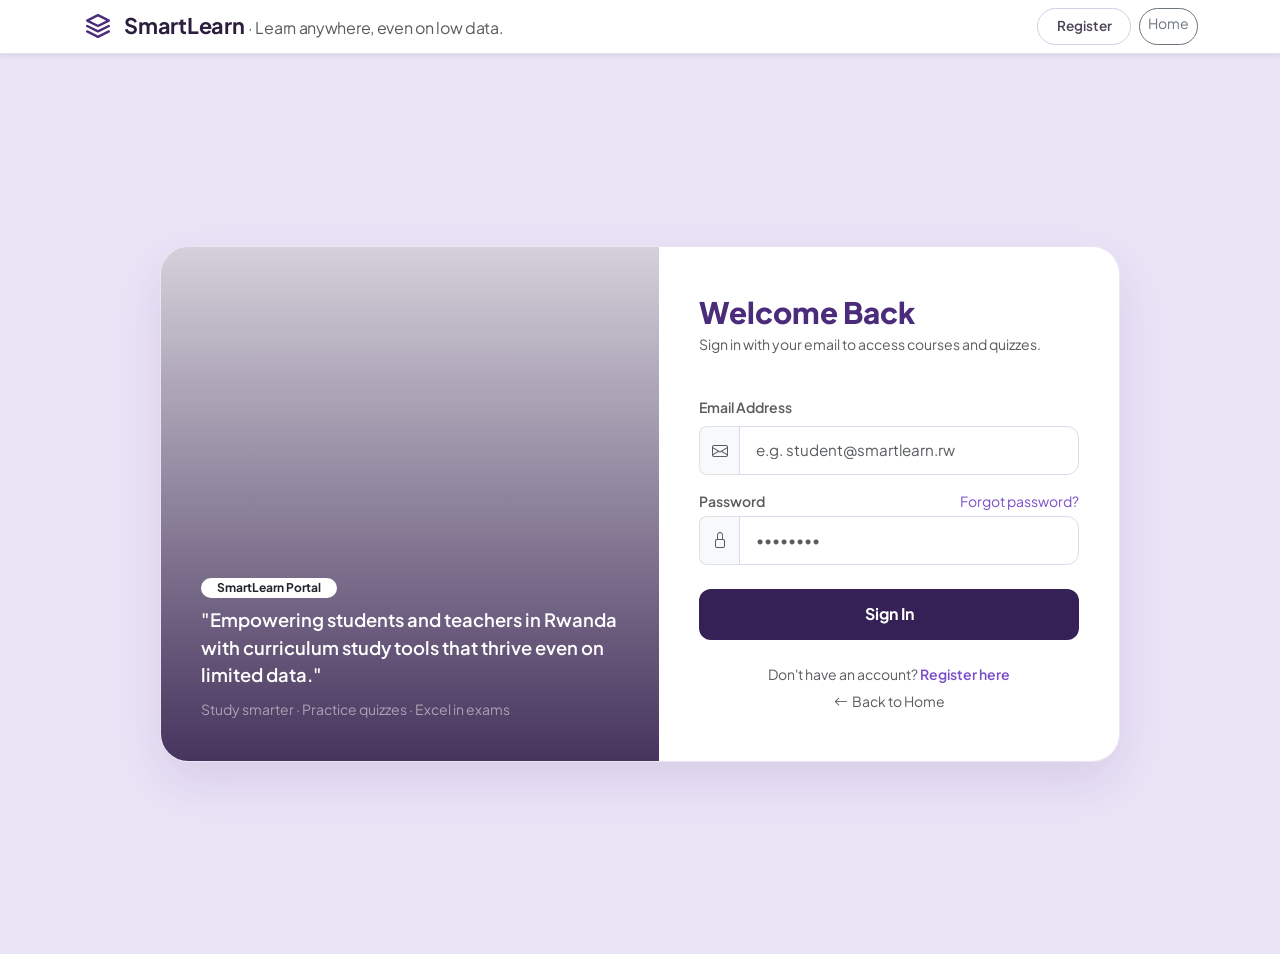
<file: frontend/pages/dashboard.html>
<!DOCTYPE html>
<html lang="en">
<head>
  <meta charset="UTF-8">
  <meta name="viewport" content="width=device-width, initial-scale=1.0">
  <title>Dashboard · SmartLearn</title>

  <!-- Google Fonts: Plus Jakarta Sans -->
  <link rel="preconnect" href="https://fonts.googleapis.com">
  <link rel="preconnect" href="https://fonts.gstatic.com" crossorigin>
  <link href="https://fonts.googleapis.com/css2?family=Plus+Jakarta+Sans:wght@400;500;600;700;800&display=swap" rel="stylesheet">

  <!-- Bootstrap 5.3 CSS & Icons -->
  <link href="https://cdn.jsdelivr.net/npm/bootstrap@5.3.3/dist/css/bootstrap.min.css" rel="stylesheet">
  <link rel="stylesheet" href="https://cdn.jsdelivr.net/npm/bootstrap-icons@1.11.3/font/bootstrap-icons.min.css">

  <!-- Custom Stylesheet -->
  <link rel="stylesheet" href="../css/style.css">
</head>
<body class="bg-light">

  <!-- Shared Navbar -->
  <nav class="navbar navbar-expand-lg bg-white border-bottom shadow-sm py-3 sticky-top">
    <div class="container-xl">
      <a class="brand-logo-wrap" href="../index.html">
        <span class="brand-icon">
          <svg width="28" height="28" viewBox="0 0 24 24" fill="none" stroke="currentColor" stroke-width="2.2" stroke-linecap="round" stroke-linejoin="round">
            <polygon points="12 2 2 7 12 12 22 7 12 2"></polygon>
            <polyline points="2 17 12 22 22 17"></polyline>
            <polyline points="2 12 12 17 22 12"></polyline>
          </svg>
        </span>
        <span>SmartLearn <span class="badge bg-purple-subtle text-primary-emphasis fs-6 ms-1">Rwanda Curriculum</span></span>
      </a>

      <div class="d-flex align-items-center gap-3">
        <!-- User Profile Pill -->
        <div class="d-flex align-items-center gap-2">
          <img src="https://images.unsplash.com/photo-1534528741775-53994a69daeb?auto=format&fit=crop&w=120&q=80" alt="Avatar" class="rounded-circle border" style="width: 36px; height: 36px; object-fit: cover;">
          <div class="d-none d-sm-block text-start">
            <div class="fw-bold text-dark lh-1" id="userNameDisplay">Student</div>
            <small class="badge bg-light text-muted border mt-1" id="userRoleDisplay">Student (S6)</small>
          </div>
        </div>

        <button class="btn btn-outline-danger btn-sm rounded-pill px-3" id="btnLogout">
          <i class="bi bi-box-arrow-right me-1"></i>Logout
        </button>
      </div>
    </div>
  </nav>

  <!-- Dashboard Container -->
  <main class="container-xl py-4">
    
    <!-- Welcome Banner with Role Switcher (Issue 15 & 18) -->
    <div class="card border-0 rounded-4 shadow-sm text-white mb-4" style="background: linear-gradient(135deg, #4a2c7a 0%, #7b4ec8 100%);">
      <div class="card-body p-4 p-md-5 d-flex flex-column flex-md-row justify-content-between align-items-md-center gap-3">
        <div>
          <span class="badge bg-white text-dark rounded-pill mb-2 px-3 py-1 fw-bold">Active Academic Term 2026</span>
          <h1 class="h2 fw-bold mb-2">Welcome to your SmartLearn Portal!</h1>
          <p class="mb-0 text-white-50">Curriculum-aligned revision materials and interactive practice quizzes optimized for fast, low-data usage.</p>
        </div>

        <!-- Role Toggle Pills (Visible for teachers) -->
        <div class="bg-white bg-opacity-10 p-2 rounded-4 border border-white border-opacity-25 text-center" id="roleToggleContainer">
          <div class="small text-white-50 mb-1">Switch View</div>
          <div class="btn-group" role="group">
            <button type="button" class="btn btn-sm btn-light active rounded-pill px-3 fw-bold" id="viewStudentBtn">Student View</button>
            <button type="button" class="btn btn-sm btn-outline-light rounded-pill px-3 fw-bold" id="viewTeacherBtn">Teacher View</button>
          </div>
        </div>
      </div>
    </div>

    <!-- Quick Stats Row (Issue 15 & 17) -->
    <div class="row g-3 mb-4">
      <div class="col-sm-6 col-md-3">
        <div class="card border-0 rounded-4 shadow-sm p-3 bg-white">
          <div class="d-flex align-items-center">
            <div class="rounded-3 p-3 me-3" style="background-color: #f1ebfc; color: #6f42c1;">
              <i class="bi bi-journal-bookmark-fill fs-3"></i>
            </div>
            <div>
              <div class="text-muted small">Available Courses</div>
              <div class="fs-4 fw-bold" id="statCoursesCount">4 Subjects</div>
            </div>
          </div>
        </div>
      </div>

      <div class="col-sm-6 col-md-3">
        <div class="card border-0 rounded-4 shadow-sm p-3 bg-white">
          <div class="d-flex align-items-center">
            <div class="rounded-3 p-3 me-3" style="background-color: #e8f5e9; color: #2e7d32;">
              <i class="bi bi-check2-circle fs-3"></i>
            </div>
            <div>
              <div class="text-muted small">Quizzes Completed</div>
              <div class="fs-4 fw-bold" id="statQuizzesCount">0 Completed</div>
            </div>
          </div>
        </div>
      </div>

      <div class="col-sm-6 col-md-3">
        <div class="card border-0 rounded-4 shadow-sm p-3 bg-white">
          <div class="d-flex align-items-center">
            <div class="rounded-3 p-3 me-3" style="background-color: #fff8e1; color: #f57f17;">
              <i class="bi bi-award-fill fs-3"></i>
            </div>
            <div>
              <div class="text-muted small">Average Score</div>
              <div class="fs-4 fw-bold text-success" id="statAvgScore">--</div>
            </div>
          </div>
        </div>
      </div>

      <div class="col-sm-6 col-md-3">
        <div class="card border-0 rounded-4 shadow-sm p-3 bg-white">
          <div class="d-flex align-items-center">
            <div class="rounded-3 p-3 me-3" style="background-color: #e0f2fe; color: #0284c7;">
              <i class="bi bi-lightning-charge-fill fs-3"></i>
            </div>
            <div>
              <div class="text-muted small">Data Efficiency</div>
              <div class="fs-4 fw-bold text-info">94% Saved</div>
            </div>
          </div>
        </div>
      </div>
    </div>

    <!-- ========================================== -->
    <!-- STUDENT SECTION (Issue 15, Issue 16, Issue 17) -->
    <!-- ========================================== -->
    <div id="studentSection">
      
      <!-- Filters Bar (Issue 15: Filter dropdowns for subject and level) -->
      <div class="card border-0 rounded-4 shadow-sm p-3 mb-4 bg-white">
        <div class="row g-2 align-items-center">
          <div class="col-md-5">
            <div class="input-group">
              <span class="input-group-text bg-light border-0"><i class="bi bi-search"></i></span>
              <input type="text" class="form-control border-0 bg-light" id="searchCourseInput" placeholder="Search by topic, keyword, or teacher...">
            </div>
          </div>

          <div class="col-6 col-md-3">
            <select class="form-select border-0 bg-light" id="filterSubjectSelect">
              <option value="all" selected>All Subjects</option>
              <option value="Mathematics">Mathematics</option>
              <option value="Physics">Physics</option>
              <option value="Chemistry">Chemistry</option>
              <option value="Biology">Biology</option>
            </select>
          </div>

          <div class="col-6 col-md-3">
            <select class="form-select border-0 bg-light" id="filterLevelSelect">
              <option value="all" selected>All Levels (S1 - S6)</option>
              <option value="S1">Senior 1 (S1)</option>
              <option value="S2">Senior 2 (S2)</option>
              <option value="S3">Senior 3 (S3)</option>
              <option value="S4">Senior 4 (S4)</option>
              <option value="S5">Senior 5 (S5)</option>
              <option value="S6">Senior 6 (S6)</option>
            </select>
          </div>

          <div class="col-12 col-md-1 text-end">
            <button class="btn btn-outline-secondary w-100" id="resetFiltersBtn" title="Reset Filters"><i class="bi bi-arrow-counterclockwise"></i></button>
          </div>
        </div>
      </div>

      <!-- Courses Grid Header (Issue 15: Loads courses from GET /courses) -->
      <div class="d-flex justify-content-between align-items-center mb-3">
        <h3 class="h4 fw-bold mb-0 text-dark">Available Courses & Study Materials</h3>
        <span class="text-muted small" id="coursesCountDisplay">Showing courses...</span>
      </div>

      <div class="row g-4 mb-5" id="coursesCardsContainer">
        <!-- Injected dynamically by JavaScript from API -->
      </div>

      <!-- Results History Section (Issue 17: Student results history page) -->
      <div class="card border-0 rounded-4 shadow-sm p-4 bg-white mb-5">
        <div class="d-flex justify-content-between align-items-center mb-3">
          <div>
            <span class="badge bg-purple-subtle text-primary-emphasis rounded-pill mb-1">Performance Tracker</span>
            <h3 class="h4 fw-bold mb-0 text-dark">My Quiz Attempts History</h3>
          </div>
          <button class="btn btn-outline-primary btn-sm rounded-pill px-3" onclick="loadUserResults()">
            <i class="bi bi-arrow-repeat me-1"></i>Refresh Results
          </button>
        </div>

        <div class="table-responsive">
          <table class="table table-hover align-middle mb-0" id="resultsTable">
            <thead class="table-light">
              <tr>
                <th>Quiz Title</th>
                <th>Score</th>
                <th>Percentage</th>
                <th>Date</th>
                <th>Status</th>
              </tr>
            </thead>
            <tbody id="resultsTableBody">
              <!-- Injected dynamically -->
            </tbody>
          </table>
        </div>
      </div>

    </div>

    <!-- ========================================== -->
    <!-- TEACHER SECTION (Issue 18 & Issue 19) -->
    <!-- ========================================== -->
    <div id="teacherSection" class="d-none">
      
      <!-- Teacher Courses Management Table (Issue 18: List with Edit & Delete) -->
      <div class="card border-0 rounded-4 shadow-sm p-4 bg-white mb-4">
        <div class="d-flex flex-column flex-sm-row justify-content-between align-items-sm-center gap-2 mb-3">
          <div>
            <span class="badge bg-primary-subtle text-primary rounded-pill mb-1">Course Administration</span>
            <h3 class="h4 fw-bold mb-0 text-dark">My Created Courses</h3>
          </div>
          <button class="btn btn-primary btn-sm rounded-pill px-3" onclick="document.getElementById('newCourseTitle').focus()">
            <i class="bi bi-plus-circle me-1"></i>New Course
          </button>
        </div>

        <div class="table-responsive">
          <table class="table table-hover align-middle mb-0">
            <thead class="table-light">
              <tr>
                <th>Course Title</th>
                <th>Subject</th>
                <th>Level</th>
                <th>Materials</th>
                <th>Teacher</th>
                <th class="text-end">Actions</th>
              </tr>
            </thead>
            <tbody id="teacherCoursesTableBody">
              <!-- Dynamically populated -->
            </tbody>
          </table>
        </div>
      </div>

      <!-- Create Course & Add Material Row (Issue 18) -->
      <div class="row g-4 mb-4">
        <!-- Form to Create Course (Issue 18) -->
        <div class="col-lg-6">
          <div class="card border-0 rounded-4 shadow-sm p-4 bg-white h-100">
            <div class="d-flex align-items-center gap-2 mb-3">
              <div class="rounded-3 p-2 bg-primary text-white"><i class="bi bi-plus-circle-fill"></i></div>
              <h3 class="h5 fw-bold mb-0">Create a New Course</h3>
            </div>
            <p class="text-muted small">Publish a curriculum course organized by subject and secondary level.</p>

            <form id="createCourseForm">
              <div class="mb-3">
                <label class="form-label small fw-semibold text-muted">Course Title</label>
                <input type="text" class="form-control form-control-custom" id="newCourseTitle" placeholder="e.g. Advanced Trigonometry" minlength="3" required>
              </div>

              <div class="row g-2 mb-3">
                <div class="col-6">
                  <label class="form-label small fw-semibold text-muted">Subject</label>
                  <select class="form-select form-control-custom" id="newCourseSubject" required>
                    <option value="Mathematics">Mathematics</option>
                    <option value="Physics">Physics</option>
                    <option value="Chemistry">Chemistry</option>
                    <option value="Biology">Biology</option>
                  </select>
                </div>
                <div class="col-6">
                  <label class="form-label small fw-semibold text-muted">Grade Level</label>
                  <select class="form-select form-control-custom" id="newCourseLevel" required>
                    <option value="S1">Senior 1 (S1)</option>
                    <option value="S2">Senior 2 (S2)</option>
                    <option value="S3">Senior 3 (S3)</option>
                    <option value="S4">Senior 4 (S4)</option>
                    <option value="S5">Senior 5 (S5)</option>
                    <option value="S6" selected>Senior 6 (S6)</option>
                  </select>
                </div>
              </div>

              <div class="mb-3">
                <label class="form-label small fw-semibold text-muted">Course Description</label>
                <textarea class="form-control form-control-custom" id="newCourseDesc" rows="3" placeholder="Summary of topics covered, syllabus objectives, and exam tips..." required></textarea>
              </div>

              <button type="submit" class="btn btn-auth-submit w-100">
                <i class="bi bi-cloud-arrow-up me-1"></i>Publish Course
              </button>
            </form>
          </div>
        </div>

        <!-- Form to Add Material (Issue 18: title, notes, optional link) -->
        <div class="col-lg-6">
          <div class="card border-0 rounded-4 shadow-sm p-4 bg-white h-100">
            <div class="d-flex align-items-center gap-2 mb-3">
              <div class="rounded-3 p-2 bg-success text-white"><i class="bi bi-journal-plus"></i></div>
              <h3 class="h5 fw-bold mb-0">Add Study Notes & Materials</h3>
            </div>
            <p class="text-muted small">Attach revision summaries, formulas, or past exam solutions to a course.</p>

            <form id="addMaterialForm">
              <div class="mb-3">
                <label class="form-label small fw-semibold text-muted">Target Course</label>
                <select class="form-select form-control-custom" id="materialCourseSelect" required>
                  <!-- Populated dynamically -->
                </select>
              </div>

              <div class="mb-3">
                <label class="form-label small fw-semibold text-muted">Material Title</label>
                <input type="text" class="form-control form-control-custom" id="materialTitle" placeholder="e.g. Vectors and Matrices Summary" required>
              </div>

              <div class="mb-3">
                <label class="form-label small fw-semibold text-muted">Notes / Content</label>
                <textarea class="form-control form-control-custom" id="materialNotes" rows="3" placeholder="Key revision points, formulas, or summaries..." required></textarea>
              </div>

              <div class="mb-3">
                <label class="form-label small fw-semibold text-muted">Optional External Resource Link</label>
                <input type="url" class="form-control form-control-custom" id="materialLinkUrl" placeholder="https://example.com/notes.pdf">
              </div>

              <button type="submit" class="btn btn-outline-success w-100 rounded-pill fw-bold">
                <i class="bi bi-check2-circle me-1"></i>Attach Material to Course
              </button>
            </form>
          </div>
        </div>
      </div>

      <!-- Teacher Quiz Builder Card (Issue 19) -->
      <div class="card border-0 rounded-4 shadow-sm p-4 bg-white mb-4">
        <div class="d-flex align-items-center gap-2 mb-3">
          <div class="rounded-3 p-2 bg-purple-subtle text-primary-emphasis"><i class="bi bi-ui-checks-grid fs-5"></i></div>
          <div>
            <h3 class="h5 fw-bold mb-0">Teacher Quiz Builder</h3>
            <p class="text-muted small mb-0">Create multiple-choice quizzes with hidden answer keys and automated grading.</p>
          </div>
        </div>

        <form id="teacherQuizBuilderForm">
          <div class="row g-3 mb-3">
            <div class="col-md-6">
              <label class="form-label small fw-semibold text-muted">Target Course</label>
              <select class="form-select form-control-custom" id="quizTargetCourseSelect" required>
                <!-- Populated dynamically -->
              </select>
            </div>
            <div class="col-md-6">
              <label class="form-label small fw-semibold text-muted">Quiz Title</label>
              <input type="text" class="form-control form-control-custom" id="builderQuizTitle" placeholder="e.g. S6 Differential Equations Mastery Quiz" minlength="3" required>
            </div>
          </div>

          <div class="mb-4">
            <label class="form-label small fw-semibold text-muted">Quiz Description / Instructions</label>
            <input type="text" class="form-control form-control-custom" id="builderQuizDesc" placeholder="e.g. 5 multiple-choice questions aligned with national exams.">
          </div>

          <!-- Dynamic Questions List (Issue 19: Add question & Add option buttons) -->
          <div class="mb-3">
            <div class="d-flex justify-content-between align-items-center mb-2">
              <h5 class="fw-bold mb-0 text-dark">Questions & Answer Options</h5>
              <button type="button" class="btn btn-outline-primary btn-sm rounded-pill" id="btnAddQuestion">
                <i class="bi bi-plus-circle me-1"></i>Add Question
              </button>
            </div>
            <p class="text-muted small">Add between 1 and 20 questions. Each question must have 2 to 6 options with exactly one correct option selected.</p>

            <div id="builderQuestionsContainer" class="d-flex flex-column gap-3">
              <!-- Dynamically populated question blocks -->
            </div>
          </div>

          <button type="submit" class="btn btn-primary rounded-pill px-4 fw-bold">
            <i class="bi bi-cloud-check me-1"></i>Publish Quiz to Course
          </button>
        </form>
      </div>

      <!-- Teacher Quiz Results Viewer (Issue 19: Table of student results from GET /quizzes/{id}/results) -->
      <div class="card border-0 rounded-4 shadow-sm p-4 bg-white mb-5">
        <div class="d-flex flex-column flex-sm-row justify-content-between align-items-sm-center gap-2 mb-3">
          <div>
            <span class="badge bg-info-subtle text-info-emphasis rounded-pill mb-1">Classroom Analytics</span>
            <h3 class="h4 fw-bold mb-0 text-dark">Class Quiz Results</h3>
          </div>
          <div style="min-width: 250px;">
            <select class="form-select form-select-sm rounded-pill" id="teacherResultsQuizSelect">
              <!-- Populated dynamically -->
            </select>
          </div>
        </div>

        <div class="table-responsive">
          <table class="table table-hover align-middle mb-0" id="teacherResultsTable">
            <thead class="table-light">
              <tr>
                <th>Attempt #</th>
                <th>Student</th>
                <th>Score</th>
                <th>Percentage</th>
                <th>Date</th>
                <th>Performance</th>
              </tr>
            </thead>
            <tbody id="teacherResultsTableBody">
              <!-- Injected dynamically -->
            </tbody>
          </table>
        </div>
      </div>

    </div>

  </main>

  <!-- ========================================== -->
  <!-- MODALS -->
  <!-- ========================================== -->

  <!-- Course Details & Study Hub Modal (Issue 15: Clicking a course shows materials and quizzes) -->
  <div class="modal fade" id="courseDetailsModal" tabindex="-1" aria-hidden="true">
    <div class="modal-dialog modal-dialog-centered modal-lg">
      <div class="modal-content border-0 rounded-4 shadow-lg overflow-hidden">
        <div class="modal-header bg-soft border-0 p-4">
          <div>
            <div class="d-flex gap-2 mb-1">
              <span class="badge bg-secondary rounded-pill" id="detailModalSubject">Subject</span>
              <span class="badge bg-primary-subtle text-primary rounded-pill" id="detailModalLevel">Level</span>
            </div>
            <h4 class="modal-title fw-bold text-dark" id="detailModalTitle">Course Title</h4>
            <div class="small text-muted" id="detailModalTeacher"><i class="bi bi-person me-1"></i>Teacher</div>
          </div>
          <button type="button" class="btn-close" data-bs-dismiss="modal" aria-label="Close"></button>
        </div>

        <div class="modal-body p-4">
          <p class="text-secondary mb-4" id="detailModalDesc">Course description text...</p>

          <!-- Nav Tabs for Materials & Quizzes -->
          <ul class="nav nav-pills mb-3 gap-2" id="courseDetailTabs" role="tablist">
            <li class="nav-item" role="presentation">
              <button class="nav-link active rounded-pill px-4" id="tabMaterialsBtn" data-bs-toggle="pill" data-bs-target="#tabMaterialsPane" type="button" role="tab">
                <i class="bi bi-file-earmark-text me-1"></i>Study Materials (<span id="detailMaterialsCount">0</span>)
              </button>
            </li>
            <li class="nav-item" role="presentation">
              <button class="nav-link rounded-pill px-4" id="tabQuizzesBtn" data-bs-toggle="pill" data-bs-target="#tabQuizzesPane" type="button" role="tab">
                <i class="bi bi-question-diamond me-1"></i>Practice Quizzes (<span id="detailQuizzesCount">0</span>)
              </button>
            </li>
          </ul>

          <div class="tab-content" id="courseDetailTabsContent">
            <!-- Tab 1: Materials -->
            <div class="tab-pane fade show active" id="tabMaterialsPane" role="tabpanel">
              <div class="d-flex flex-column gap-2" id="detailMaterialsContainer">
                <!-- Dynamically populated -->
              </div>
            </div>

            <!-- Tab 2: Quizzes -->
            <div class="tab-pane fade" id="tabQuizzesPane" role="tabpanel">
              <div class="d-flex flex-column gap-2" id="detailQuizzesContainer">
                <!-- Dynamically populated -->
              </div>
            </div>
          </div>
        </div>

        <div class="modal-footer border-0 p-3 bg-light">
          <button type="button" class="btn btn-secondary rounded-pill px-4" data-bs-dismiss="modal">Close</button>
        </div>
      </div>
    </div>
  </div>

  <!-- Interactive Quiz Modal (Issue 16: Dynamic questions, radio buttons, instant scoring) -->
  <div class="modal fade" id="quizModal" tabindex="-1" aria-labelledby="quizModalLabel" aria-hidden="true">
    <div class="modal-dialog modal-dialog-centered modal-lg">
      <div class="modal-content border-0 rounded-4 shadow-lg overflow-hidden">
        
        <div class="modal-header bg-soft border-0 p-4">
          <div>
            <span class="badge bg-purple-subtle text-primary-emphasis rounded-pill" id="quizModalBadge">Practice Quiz</span>
            <h4 class="modal-title fw-bold text-dark mt-1" id="quizModalTitle">Curriculum Quiz</h4>
          </div>
          <button type="button" class="btn-close" data-bs-dismiss="modal" aria-label="Close"></button>
        </div>

        <div class="modal-body p-4">
          <!-- Quiz Questions Box -->
          <div id="quizQuestionBox">
            <form id="activeQuizForm">
              <div id="quizQuestionsList" class="d-flex flex-column gap-4">
                <!-- Dynamically injected questions -->
              </div>
              <div class="mt-4 pt-3 border-top text-end">
                <button type="button" class="btn btn-secondary rounded-pill px-4 me-2" data-bs-dismiss="modal">Cancel</button>
                <button type="submit" class="btn btn-primary rounded-pill px-4 fw-bold" id="submitQuizBtn">Submit Answers</button>
              </div>
            </form>
          </div>

          <!-- Quiz Results Box -->
          <div id="quizResultBox" class="text-center d-none py-4">
            <div class="mb-3" id="quizResultIcon">
              <i class="bi bi-trophy-fill text-warning fs-1"></i>
            </div>
            <h3 class="fw-bold mb-1" id="quizResultScore">Score: 3 / 3 (100%)</h3>
            <p class="text-muted small mb-4" id="quizResultMessage">Great job! All your answers are correct and recorded in your history.</p>

            <!-- Detailed Feedback Breakdown -->
            <div class="text-start bg-light p-3 rounded-4 mb-4" id="quizFeedbackBreakdown">
              <!-- Dynamically populated -->
            </div>

            <button type="button" class="btn btn-primary rounded-pill px-4" data-bs-dismiss="modal">Close & View History</button>
          </div>

        </div>

      </div>
    </div>
  </div>

  <!-- Edit Course Modal (Issue 18: Teacher course editing) -->
  <div class="modal fade" id="editCourseModal" tabindex="-1" aria-hidden="true">
    <div class="modal-dialog modal-dialog-centered">
      <div class="modal-content border-0 rounded-4 shadow">
        <div class="modal-header border-0 pb-0">
          <div>
            <span class="badge bg-warning-subtle text-warning-emphasis rounded-pill">Course Settings</span>
            <h5 class="modal-title fw-bold mt-1">Edit Course</h5>
          </div>
          <button type="button" class="btn-close" data-bs-dismiss="modal" aria-label="Close"></button>
        </div>
        <div class="modal-body py-4">
          <form id="editCourseForm">
            <input type="hidden" id="editCourseId">
            <div class="mb-3">
              <label class="form-label small fw-semibold text-muted">Course Title</label>
              <input type="text" class="form-control form-control-custom" id="editCourseTitle" required minlength="3">
            </div>
            <div class="row g-2 mb-3">
              <div class="col-6">
                <label class="form-label small fw-semibold text-muted">Subject</label>
                <select class="form-select form-control-custom" id="editCourseSubject" required>
                  <option value="Mathematics">Mathematics</option>
                  <option value="Physics">Physics</option>
                  <option value="Chemistry">Chemistry</option>
                  <option value="Biology">Biology</option>
                </select>
              </div>
              <div class="col-6">
                <label class="form-label small fw-semibold text-muted">Level</label>
                <select class="form-select form-control-custom" id="editCourseLevel" required>
                  <option value="S1">Senior 1 (S1)</option>
                  <option value="S2">Senior 2 (S2)</option>
                  <option value="S3">Senior 3 (S3)</option>
                  <option value="S4">Senior 4 (S4)</option>
                  <option value="S5">Senior 5 (S5)</option>
                  <option value="S6">Senior 6 (S6)</option>
                </select>
              </div>
            </div>
            <div class="mb-3">
              <label class="form-label small fw-semibold text-muted">Description</label>
              <textarea class="form-control form-control-custom" id="editCourseDesc" rows="3" required></textarea>
            </div>
            <div class="d-flex justify-content-end gap-2">
              <button type="button" class="btn btn-secondary rounded-pill px-3" data-bs-dismiss="modal">Cancel</button>
              <button type="submit" class="btn btn-primary rounded-pill px-4 fw-bold">Save Changes</button>
            </div>
          </form>
        </div>
      </div>
    </div>
  </div>

  <!-- Scripts -->
  <script src="https://cdn.jsdelivr.net/npm/bootstrap@5.3.3/dist/js/bootstrap.bundle.min.js"></script>
  <script src="../js/api.js"></script>
  <script src="../js/main.js"></script>
  <script>
    // Global State
    let allCourses = [];
    let currentQuizData = null;
    let currentUser = null;
    let builderQuestionIndex = 0;

    // Initialization on page load (Issue 15: Token verification & role setup)
    document.addEventListener('DOMContentLoaded', async () => {
      // 1. Verify token
      const token = window.SmartLearnAPI.auth.getToken();
      if (!token) {
        window.location.href = 'login.html';
        return;
      }

      // Check current session
      currentUser = window.SmartLearnAPI.auth.getCurrentUser();
      if (!currentUser) {
        const profileRes = await window.SmartLearnAPI.auth.getProfile();
        if (profileRes.success && profileRes.data) {
          currentUser = profileRes.data;
        } else {
          window.SmartLearnAPI.auth.logout();
          return;
        }
      }

      // Update User Profile UI
      document.getElementById('userNameDisplay').textContent = currentUser.full_name || currentUser.name || currentUser.username || 'Learner';
      const isTeacher = currentUser.role === 'teacher';
      document.getElementById('userRoleDisplay').textContent = isTeacher ? 'Teacher (Instructor)' : 'Student (S6)';

      // Hide or show teacher view switcher
      const roleToggle = document.getElementById('roleToggleContainer');
      if (!isTeacher) {
        if (roleToggle) roleToggle.classList.add('d-none');
      }

      // Logout listener
      document.getElementById('btnLogout').addEventListener('click', () => {
        window.SmartLearnAPI.auth.logout();
      });

      // Role switcher toggles
      document.getElementById('viewStudentBtn').addEventListener('click', () => {
        document.getElementById('studentSection').classList.remove('d-none');
        document.getElementById('teacherSection').classList.add('d-none');
        document.getElementById('viewStudentBtn').className = 'btn btn-sm btn-light active rounded-pill px-3 fw-bold';
        document.getElementById('viewTeacherBtn').className = 'btn btn-sm btn-outline-light rounded-pill px-3 fw-bold';
      });

      document.getElementById('viewTeacherBtn').addEventListener('click', () => {
        document.getElementById('studentSection').classList.add('d-none');
        document.getElementById('teacherSection').classList.remove('d-none');
        document.getElementById('viewTeacherBtn').className = 'btn btn-sm btn-light active rounded-pill px-3 fw-bold';
        document.getElementById('viewStudentBtn').className = 'btn btn-sm btn-outline-light rounded-pill px-3 fw-bold';
        renderTeacherSection();
      });

      // Filter events (Issue 15)
      document.getElementById('filterSubjectSelect').addEventListener('change', applyFilters);
      document.getElementById('filterLevelSelect').addEventListener('change', applyFilters);
      document.getElementById('searchCourseInput').addEventListener('input', applyFilters);
      document.getElementById('resetFiltersBtn').addEventListener('click', () => {
        document.getElementById('filterSubjectSelect').value = 'all';
        document.getElementById('filterLevelSelect').value = 'all';
        document.getElementById('searchCourseInput').value = '';
        applyFilters();
      });

      // Setup forms & dynamic builders
      setupTeacherForms();
      setupQuizBuilder();

      // Initial Data Loading
      await loadCourses();
      await loadUserResults();
    });

    // ==========================================
    // 1. COURSES BROWSER (Issue 15)
    // ==========================================
    async function loadCourses() {
      const res = await window.SmartLearnAPI.courses.list();
      if (res.success && Array.isArray(res.data)) {
        allCourses = res.data;
      } else {
        // Fallback default sample curriculum courses
        allCourses = [
          {
            id: 1,
            title: "Advanced Mathematics",
            subject: "Mathematics",
            level: "S6",
            teacher_name: "Mr. Habimana",
            teacher: "Mr. Habimana",
            notesCount: 3,
            description: "Calculus, vectors in 3D, trigonometry, and national past exam papers with step-by-step solutions.",
            image: "https://images.unsplash.com/photo-1635070041078-e363dbe005cb?auto=format&fit=crop&w=600&q=80",
            materials: [
              { id: 101, title: "Differential Calculus Summary", type: "PDF", size: "180 KB", link: "#" },
              { id: 102, title: "3D Vectors & Matrices Cheat Sheet", type: "PDF", size: "210 KB", link: "#" },
              { id: 103, title: "National Exam 2024 Solved Paper", type: "PDF", size: "350 KB", link: "#" }
            ]
          },
          {
            id: 2,
            title: "Modern Physics",
            subject: "Physics",
            level: "S6",
            teacher_name: "Dr. Uwase",
            teacher: "Dr. Uwase",
            notesCount: 2,
            description: "Classical mechanics, wave optics, electromagnetic induction, and experimental problem sets.",
            image: "https://images.unsplash.com/photo-1636466497217-26a8cbeaf0aa?auto=format&fit=crop&w=600&q=80",
            materials: [
              { id: 201, title: "Electromagnetism Formulas & Laws", type: "PDF", size: "145 KB", link: "#" },
              { id: 202, title: "Quantum & Atomic Physics Review", type: "PDF", size: "190 KB", link: "#" }
            ]
          },
          {
            id: 3,
            title: "Organic & Physical Chemistry",
            subject: "Chemistry",
            level: "S5",
            teacher_name: "Mrs. Mukamana",
            teacher: "Mrs. Mukamana",
            notesCount: 2,
            description: "Hydrocarbons, reaction mechanisms, stoichiometry, redox titration, and chemical kinetics.",
            image: "https://images.unsplash.com/photo-1603126857599-f6e157fa2fe6?auto=format&fit=crop&w=600&q=80",
            materials: [
              { id: 301, title: "Organic Functional Groups Chart", type: "PDF", size: "120 KB", link: "#" },
              { id: 302, title: "Reaction Mechanisms Walkthrough", type: "PDF", size: "230 KB", link: "#" }
            ]
          },
          {
            id: 4,
            title: "General & Cellular Biology",
            subject: "Biology",
            level: "S4",
            teacher_name: "Mr. Karemera",
            teacher: "Mr. Karemera",
            notesCount: 2,
            description: "Mendelian genetics, cellular respiration, human organ physiology, and lightweight illustrated diagrams.",
            image: "https://images.unsplash.com/photo-1530026405186-ed1f139313f8?auto=format&fit=crop&w=600&q=80",
            materials: [
              { id: 401, title: "Cell Structure & Organelles Summary", type: "PDF", size: "95 KB", link: "#" },
              { id: 402, title: "Genetics & Punnett Squares Guide", type: "PDF", size: "160 KB", link: "#" }
            ]
          }
        ];
      }

      document.getElementById('statCoursesCount').textContent = `${allCourses.length} Courses`;
      renderCourses(allCourses);
      populateCourseSelects();
    }

    function renderCourses(courses) {
      const container = document.getElementById('coursesCardsContainer');
      const countDisplay = document.getElementById('coursesCountDisplay');
      if (!container) return;

      countDisplay.textContent = `Showing ${courses.length} course${courses.length === 1 ? '' : 's'}`;

      if (courses.length === 0) {
        container.innerHTML = `
          <div class="col-12 text-center py-5">
            <i class="bi bi-search fs-1 text-muted mb-2"></i>
            <h5 class="text-muted">No courses match your filter criteria.</h5>
            <button class="btn btn-sm btn-outline-primary rounded-pill mt-2" onclick="document.getElementById('resetFiltersBtn').click()">Reset Filters</button>
          </div>
        `;
        return;
      }

      container.innerHTML = courses.map(c => {
        const teacherName = c.teacher_name || c.teacher || 'Instructor';
        const levelText = c.level ? `Senior ${c.level.replace(/[^0-9]/g, '') || '6'} (${c.level})` : 'Senior 6 (S6)';
        const notesCount = c.notesCount || (c.materials ? c.materials.length : 0);
        return `
          <div class="col-md-6 col-lg-3">
            <div class="card-course h-100 d-flex flex-column" onclick="openCourseDetailsModal(${c.id})">
              <div class="course-thumb-wrap">
                <img src="${c.image || 'https://images.unsplash.com/photo-1516321318423-f06f85e504b3?auto=format&fit=crop&w=600&q=80'}" alt="${c.title}">
                <span class="course-level-badge">${levelText}</span>
              </div>
              <div class="course-body d-flex flex-column flex-grow-1">
                <h4 class="course-title text-truncate" title="${c.title}">${c.title}</h4>
                <div class="course-teacher"><i class="bi bi-person me-1"></i>${teacherName}</div>
                <p class="course-desc flex-grow-1">${c.description || 'Curriculum revision notes and practice problems.'}</p>
                
                <div class="mt-auto pt-3 border-top">
                  <div class="d-flex justify-content-between align-items-center text-muted small mb-2">
                    <span><i class="bi bi-file-earmark-text me-1"></i>${notesCount} Note${notesCount === 1 ? '' : 's'}</span>
                    <span class="badge bg-light text-secondary border">${c.subject}</span>
                  </div>
                  <div class="d-flex gap-2" onclick="event.stopPropagation()">
                    <button class="btn btn-outline-primary btn-sm rounded-pill flex-grow-1" onclick="openCourseDetailsModal(${c.id})">
                      <i class="bi bi-folder2-open me-1"></i>View Course
                    </button>
                    <button class="btn btn-primary btn-sm rounded-pill px-3" onclick="startQuizForCourse(${c.id})">
                      <i class="bi bi-play-circle me-1"></i>Quiz
                    </button>
                  </div>
                </div>
              </div>
            </div>
          </div>
        `;
      }).join('');
    }

    function applyFilters() {
      const subject = document.getElementById('filterSubjectSelect').value.toLowerCase();
      const level = document.getElementById('filterLevelSelect').value.toLowerCase();
      const query = document.getElementById('searchCourseInput').value.toLowerCase().trim();

      const filtered = allCourses.filter(c => {
        const matchesSubject = subject === 'all' || (c.subject && c.subject.toLowerCase() === subject);
        const matchesLevel = level === 'all' || (c.level && c.level.toLowerCase() === level);
        const matchesQuery = !query || 
          (c.title && c.title.toLowerCase().includes(query)) ||
          (c.description && c.description.toLowerCase().includes(query)) ||
          (c.teacher && c.teacher.toLowerCase().includes(query)) ||
          (c.teacher_name && c.teacher_name.toLowerCase().includes(query));

        return matchesSubject && matchesLevel && matchesQuery;
      });

      renderCourses(filtered);
    }

    // ==========================================
    // 2. COURSE DETAILS & MATERIALS MODAL (Issue 15)
    // ==========================================
    async function openCourseDetailsModal(courseId) {
      const course = allCourses.find(c => c.id === courseId) || allCourses[0];
      if (!course) return;

      document.getElementById('detailModalTitle').textContent = course.title;
      document.getElementById('detailModalSubject').textContent = course.subject;
      document.getElementById('detailModalLevel').textContent = course.level || 'S6';
      document.getElementById('detailModalTeacher').innerHTML = `<i class="bi bi-person me-1"></i>${course.teacher_name || course.teacher || 'Instructor'}`;
      document.getElementById('detailModalDesc').textContent = course.description || 'Comprehensive Rwanda national curriculum syllabus.';

      // Load Materials
      const materialsContainer = document.getElementById('detailMaterialsContainer');
      const matRes = await window.SmartLearnAPI.courses.getMaterials(course.id);
      const materials = (matRes.success && Array.isArray(matRes.data) && matRes.data.length > 0)
        ? matRes.data
        : (course.materials || []);

      document.getElementById('detailMaterialsCount').textContent = materials.length;
      if (materials.length === 0) {
        materialsContainer.innerHTML = `<div class="text-center py-4 text-muted"><i class="bi bi-folder-x fs-2 mb-1"></i><p>No materials attached to this course yet.</p></div>`;
      } else {
        materialsContainer.innerHTML = materials.map(m => `
          <div class="d-flex justify-content-between align-items-center p-3 rounded-3 border bg-light">
            <div class="d-flex align-items-center gap-3">
              <i class="bi bi-file-earmark-pdf-fill text-danger fs-3"></i>
              <div>
                <div class="fw-bold text-dark">${m.title}</div>
                <div class="small text-muted">${m.content || m.notes || 'Curriculum revision summary and exam tips'}</div>
              </div>
            </div>
            <a href="${m.link_url || '#'}" target="_blank" class="btn btn-sm btn-outline-primary rounded-pill px-3" onclick="if(this.getAttribute('href')==='#'){ alert('Downloaded ${m.title} (optimized for low-data).'); return false;}">
              <i class="bi bi-download me-1"></i>Open
            </a>
          </div>
        `).join('');
      }

      // Load Quizzes
      const quizzesContainer = document.getElementById('detailQuizzesContainer');
      const quizRes = await window.SmartLearnAPI.quizzes.getByCourse(course.id);
      const quizzes = (quizRes.success && Array.isArray(quizRes.data) && quizRes.data.length > 0)
        ? quizRes.data
        : [
            { id: course.id, title: `${course.title} Revision Quiz`, question_count: 3 }
          ];

      document.getElementById('detailQuizzesCount').textContent = quizzes.length;
      quizzesContainer.innerHTML = quizzes.map(q => `
        <div class="d-flex justify-content-between align-items-center p-3 rounded-3 border bg-light">
          <div class="d-flex align-items-center gap-3">
            <i class="bi bi-patch-question-fill text-primary fs-3"></i>
            <div>
              <div class="fw-bold text-dark">${q.title}</div>
              <small class="text-muted"><i class="bi bi-check2-square me-1"></i>${q.question_count || 3} Questions · Instant feedback</small>
            </div>
          </div>
          <button class="btn btn-sm btn-primary rounded-pill px-3 fw-bold" onclick="launchQuizById(${q.id})">
            <i class="bi bi-play-circle me-1"></i>Start Quiz
          </button>
        </div>
      `).join('');

      const modal = new bootstrap.Modal(document.getElementById('courseDetailsModal'));
      modal.show();
    }

    // ==========================================
    // 3. STUDENT QUIZ PAGE & SIMULATOR (Issue 16)
    // ==========================================
    async function startQuizForCourse(courseId) {
      const qRes = await window.SmartLearnAPI.quizzes.getByCourse(courseId);
      if (qRes.success && Array.isArray(qRes.data) && qRes.data.length > 0) {
        launchQuizById(qRes.data[0].id);
      } else {
        launchQuizById(courseId);
      }
    }

    async function launchQuizById(quizId) {
      // Close course detail modal if open
      const detailsModalEl = document.getElementById('courseDetailsModal');
      const activeDetailsModal = bootstrap.Modal.getInstance(detailsModalEl);
      if (activeDetailsModal) activeDetailsModal.hide();

      const quizRes = await window.SmartLearnAPI.quizzes.getById(quizId);
      currentQuizData = (quizRes.success && quizRes.data) ? quizRes.data : {
        id: quizId,
        title: "Senior 6 Curriculum Revision Quiz",
        questions: [
          {
            id: 1,
            text: "What is the derivative of f(x) = 3x² + 4x - 5?",
            options: [
              { id: 1, text: "6x + 4" },
              { id: 2, text: "3x + 4" },
              { id: 3, text: "6x² + 4" },
              { id: 4, text: "6x - 5" }
            ]
          },
          {
            id: 2,
            text: "What is the dot product of vectors u = (2, 3) and v = (4, -1)?",
            options: [
              { id: 1, text: "5" },
              { id: 2, text: "11" },
              { id: 3, text: "8" },
              { id: 4, text: "-5" }
            ]
          },
          {
            id: 3,
            text: "Evaluate the indefinite integral ∫ 2x dx:",
            options: [
              { id: 1, text: "x² + C" },
              { id: 2, text: "2x² + C" },
              { id: 3, text: "x + C" },
              { id: 4, text: "2 + C" }
            ]
          }
        ]
      };

      document.getElementById('quizModalTitle').textContent = currentQuizData.title;
      document.getElementById('quizQuestionBox').classList.remove('d-none');
      document.getElementById('quizResultBox').classList.add('d-none');

      const questionsContainer = document.getElementById('quizQuestionsList');
      questionsContainer.innerHTML = (currentQuizData.questions || []).map((q, qIdx) => `
        <div class="card p-3 border rounded-4 bg-light shadow-sm">
          <p class="fw-bold mb-3 text-dark">
            <span class="badge bg-secondary me-2">Q${qIdx + 1}</span>
            ${q.text || q.question}
          </p>
          <div class="d-flex flex-column gap-2">
            ${(q.options || []).map(opt => {
              const optId = typeof opt === 'object' ? opt.id : opt;
              const optText = typeof opt === 'object' ? opt.text : opt;
              return `
                <label class="quiz-option-btn d-flex align-items-center p-2 rounded-3 border bg-white cursor-pointer" for="q_${q.id}_opt_${optId}">
                  <input class="form-check-input me-3" type="radio" name="question_${q.id}" id="q_${q.id}_opt_${optId}" value="${optId}" required>
                  <span class="fw-medium">${optText}</span>
                </label>
              `;
            }).join('')}
          </div>
        </div>
      `).join('');

      const form = document.getElementById('activeQuizForm');
      form.onsubmit = async (e) => {
        e.preventDefault();

        const answers = (currentQuizData.questions || []).map(q => {
          const selected = form.querySelector(`input[name="question_${q.id}"]:checked`);
          return {
            question_id: q.id,
            option_id: selected ? Number(selected.value) : null
          };
        }).filter(a => a.option_id !== null && !isNaN(a.option_id));

        const res = await window.SmartLearnAPI.quizzes.submit(currentQuizData.id, answers);
        displayQuizResult(res);
      };

      const modal = new bootstrap.Modal(document.getElementById('quizModal'));
      modal.show();
    }

    function displayQuizResult(res) {
      document.getElementById('quizQuestionBox').classList.add('d-none');
      const resultBox = document.getElementById('quizResultBox');
      resultBox.classList.remove('d-none');

      const data = res.data || { score: 0, total: 0, percentage: 0, feedback: [] };
      const pct = Math.round(data.percentage || 0);
      document.getElementById('quizResultScore').textContent = `Score: ${data.score} / ${data.total} (${pct}%)`;

      const icon = document.getElementById('quizResultIcon');
      if (pct >= 60) {
        icon.innerHTML = `<i class="bi bi-trophy-fill text-warning fs-1"></i>`;
        document.getElementById('quizResultMessage').textContent = "Excellent work! Your answers are recorded in your performance history.";
      } else {
        icon.innerHTML = `<i class="bi bi-bookmark-check-fill text-info fs-1"></i>`;
        document.getElementById('quizResultMessage').textContent = "Good revision practice! Study the explanations below to strengthen your weak areas.";
      }

      const breakdown = document.getElementById('quizFeedbackBreakdown');
      if (data.feedback && data.feedback.length > 0) {
        breakdown.innerHTML = `<h6 class="fw-bold mb-3">Answer Review & Explanations:</h6>` + data.feedback.map((f, i) => {
          const isCorrect = f.is_correct !== undefined ? f.is_correct : f.isCorrect;
          const qText = f.question_text || f.question || `Question ${i + 1}`;
          return `
            <div class="mb-3 pb-2 border-bottom">
              <div class="d-flex align-items-center gap-2 mb-1">
                <span class="badge ${isCorrect ? 'bg-success' : 'bg-danger'}">${isCorrect ? 'Correct' : 'Incorrect'}</span>
                <strong class="small">${qText}</strong>
              </div>
              <div class="small text-muted">Explanation: ${f.explanation || 'Aligned with Rwanda national examination syllabus.'}</div>
            </div>
          `;
        }).join('');
      } else {
        breakdown.innerHTML = `<p class="small text-success mb-0"><i class="bi bi-check-circle me-1"></i>Your quiz answers were submitted and recorded.</p>`;
      }

      loadUserResults();
    }

    // ==========================================
    // 4. RESULTS HISTORY TRACKER (Issue 17)
    // ==========================================
    async function loadUserResults() {
      const res = await window.SmartLearnAPI.results.list();
      const tableBody = document.getElementById('resultsTableBody');
      if (!tableBody) return;

      const results = (res.success && Array.isArray(res.data)) ? res.data : [];

      // Update counters
      const statQuizzesCount = document.getElementById('statQuizzesCount');
      const statAvgScore = document.getElementById('statAvgScore');
      if (results.length > 0) {
        if (statQuizzesCount) statQuizzesCount.textContent = `${results.length} Completed`;
        const avg = Math.round(results.reduce((acc, cur) => acc + (cur.percentage || 0), 0) / results.length);
        if (statAvgScore) statAvgScore.textContent = `${avg}%`;
      } else {
        if (statQuizzesCount) statQuizzesCount.textContent = '0 Completed';
        if (statAvgScore) statAvgScore.textContent = '--';
      }

      if (results.length === 0) {
        tableBody.innerHTML = `
          <tr>
            <td colspan="5" class="text-center py-5 text-muted">
              <i class="bi bi-journal-check fs-2 d-block mb-2 text-secondary"></i>
              <div class="fw-bold">No quiz attempts yet.</div>
              <p class="small mb-0">Start practicing with any quiz above to track your progress before exams!</p>
            </td>
          </tr>
        `;
        return;
      }

      tableBody.innerHTML = results.map(r => {
        const title = r.quiz_title || r.quizTitle || 'Practice Quiz';
        const pct = Math.round(r.percentage || 0);
        const dateStr = r.submitted_at
          ? new Date(r.submitted_at).toLocaleDateString('en-US', { month: 'short', day: 'numeric', year: 'numeric' })
          : (r.date || 'Today');
        const isPassed = pct >= 60;

        return `
          <tr>
            <td class="fw-semibold text-dark">${title}</td>
            <td>${r.score} / ${r.total}</td>
            <td><span class="fw-bold ${isPassed ? 'text-success' : 'text-warning'}">${pct}%</span></td>
            <td class="text-muted small">${dateStr}</td>
            <td><span class="badge ${isPassed ? 'bg-success-subtle text-success' : 'bg-warning-subtle text-warning'} rounded-pill">${isPassed ? 'Passed' : 'Needs Review'}</span></td>
          </tr>
        `;
      }).join('');
    }

    // ==========================================
    // 5. TEACHER DASHBOARD & MANAGEMENT (Issue 18 & 19)
    // ==========================================
    function renderTeacherSection() {
      renderTeacherCoursesTable();
      populateCourseSelects();
      populateTeacherResultsSelect();
    }

    function renderTeacherCoursesTable() {
      const tbody = document.getElementById('teacherCoursesTableBody');
      if (!tbody) return;

      if (allCourses.length === 0) {
        tbody.innerHTML = `<tr><td colspan="6" class="text-center text-muted py-4">No courses created yet.</td></tr>`;
        return;
      }

      tbody.innerHTML = allCourses.map(c => `
        <tr>
          <td class="fw-bold text-dark">${c.title}</td>
          <td><span class="badge bg-light text-secondary border">${c.subject}</span></td>
          <td><span class="badge bg-primary-subtle text-primary">${c.level}</span></td>
          <td>${c.notesCount || (c.materials ? c.materials.length : 0)} materials</td>
          <td class="text-muted small">${c.teacher_name || c.teacher || 'Instructor'}</td>
          <td class="text-end">
            <button class="btn btn-sm btn-outline-secondary rounded-pill me-1" onclick="openEditCourseModal(${c.id})">
              <i class="bi bi-pencil me-1"></i>Edit
            </button>
            <button class="btn btn-sm btn-outline-danger rounded-pill" onclick="deleteCourse(${c.id})">
              <i class="bi bi-trash"></i>
            </button>
          </td>
        </tr>
      `).join('');
    }

    function populateCourseSelects() {
      const matSelect = document.getElementById('materialCourseSelect');
      const quizSelect = document.getElementById('quizTargetCourseSelect');
      const optionsHtml = allCourses.map(c => `<option value="${c.id}">${c.title} (${c.level})</option>`).join('');

      if (matSelect) matSelect.innerHTML = optionsHtml;
      if (quizSelect) quizSelect.innerHTML = optionsHtml;
    }

    function setupTeacherForms() {
      // Create Course Form
      const courseForm = document.getElementById('createCourseForm');
      if (courseForm) {
        courseForm.addEventListener('submit', async (e) => {
          e.preventDefault();
          const title = document.getElementById('newCourseTitle').value.trim();
          const subject = document.getElementById('newCourseSubject').value;
          const level = document.getElementById('newCourseLevel').value;
          const description = document.getElementById('newCourseDesc').value.trim();

          const res = await window.SmartLearnAPI.courses.create({ title, subject, level, description });
          alert('Course successfully published!');
          courseForm.reset();
          await loadCourses();
          renderTeacherSection();
        });
      }

      // Add Material Form
      const matForm = document.getElementById('addMaterialForm');
      if (matForm) {
        matForm.addEventListener('submit', async (e) => {
          e.preventDefault();
          const courseId = parseInt(document.getElementById('materialCourseSelect').value, 10);
          const title = document.getElementById('materialTitle').value.trim();
          const notes = document.getElementById('materialNotes').value.trim();
          const link_url = document.getElementById('materialLinkUrl').value.trim();

          await window.SmartLearnAPI.courses.addMaterial(courseId, { title, content: notes, link_url });
          alert(`Study material "${title}" added to course!`);
          matForm.reset();
          await loadCourses();
          renderTeacherSection();
        });
      }

      // Edit Course Form
      const editForm = document.getElementById('editCourseForm');
      if (editForm) {
        editForm.addEventListener('submit', async (e) => {
          e.preventDefault();
          const id = parseInt(document.getElementById('editCourseId').value, 10);
          const title = document.getElementById('editCourseTitle').value.trim();
          const subject = document.getElementById('editCourseSubject').value;
          const level = document.getElementById('editCourseLevel').value;
          const description = document.getElementById('editCourseDesc').value.trim();

          await window.SmartLearnAPI.courses.update(id, { title, subject, level, description });
          alert('Course details updated successfully!');
          const modalEl = document.getElementById('editCourseModal');
          const modal = bootstrap.Modal.getInstance(modalEl);
          if (modal) modal.hide();

          await loadCourses();
          renderTeacherSection();
        });
      }
    }

    function openEditCourseModal(courseId) {
      const course = allCourses.find(c => c.id === courseId);
      if (!course) return;

      document.getElementById('editCourseId').value = course.id;
      document.getElementById('editCourseTitle').value = course.title;
      document.getElementById('editCourseSubject').value = course.subject;
      document.getElementById('editCourseLevel').value = course.level;
      document.getElementById('editCourseDesc').value = course.description || '';

      const modal = new bootstrap.Modal(document.getElementById('editCourseModal'));
      modal.show();
    }

    async function deleteCourse(courseId) {
      if (!confirm('Are you sure you want to delete this course and all its attached materials?')) return;
      await window.SmartLearnAPI.courses.remove(courseId);
      alert('Course deleted.');
      await loadCourses();
      renderTeacherSection();
    }

    // ==========================================
    // 6. TEACHER QUIZ BUILDER & RESULTS (Issue 19)
    // ==========================================
    function setupQuizBuilder() {
      const container = document.getElementById('builderQuestionsContainer');
      const addBtn = document.getElementById('btnAddQuestion');
      if (!container || !addBtn) return;

      addBtn.addEventListener('click', () => {
        addQuestionBlock();
      });

      // Add first question initially
      addQuestionBlock();

      // Submit Quiz Builder Form
      const form = document.getElementById('teacherQuizBuilderForm');
      if (form) {
        form.addEventListener('submit', async (e) => {
          e.preventDefault();
          const courseId = parseInt(document.getElementById('quizTargetCourseSelect').value, 10);
          const title = document.getElementById('builderQuizTitle').value.trim();
          const description = document.getElementById('builderQuizDesc').value.trim();

          const questionCards = container.querySelectorAll('.builder-question-card');
          if (questionCards.length === 0) {
            alert('Please add at least one question.');
            return;
          }

          const questions = [];
          for (let i = 0; i < questionCards.length; i++) {
            const card = questionCards[i];
            const qText = card.querySelector('.builder-q-text').value.trim();
            const qExplanation = card.querySelector('.builder-q-exp').value.trim();
            const optionRows = card.querySelectorAll('.builder-option-row');

            if (optionRows.length < 2) {
              alert(`Question ${i + 1} must have at least 2 options.`);
              return;
            }

            const options = [];
            let hasCorrect = false;

            optionRows.forEach((row, oIdx) => {
              const optText = row.querySelector('.builder-opt-text').value.trim();
              const isCorrect = row.querySelector('.builder-opt-correct').checked;
              if (isCorrect) hasCorrect = true;
              options.push({ text: optText, is_correct: isCorrect });
            });

            if (!hasCorrect) {
              alert(`Please select the correct answer for Question ${i + 1}.`);
              return;
            }

            questions.push({
              text: qText,
              explanation: qExplanation || undefined,
              options
            });
          }

          const quizPayload = {
            title,
            description: description || undefined,
            questions
          };

          const res = await window.SmartLearnAPI.quizzes.create(courseId, quizPayload);
          alert('Quiz successfully published and added to course syllabus!');
          form.reset();
          container.innerHTML = '';
          builderQuestionIndex = 0;
          addQuestionBlock();
          populateTeacherResultsSelect();
        });
      }
    }

    function addQuestionBlock() {
      const container = document.getElementById('builderQuestionsContainer');
      const qIdx = builderQuestionIndex++;

      const div = document.createElement('div');
      div.className = 'card p-3 border rounded-4 bg-light builder-question-card';
      div.dataset.qindex = qIdx;

      div.innerHTML = `
        <div class="d-flex justify-content-between align-items-center mb-2">
          <span class="badge bg-secondary">Question</span>
          <button type="button" class="btn btn-outline-danger btn-sm rounded-pill py-0 px-2 btn-remove-q">
            <i class="bi bi-trash me-1"></i>Remove
          </button>
        </div>
        <div class="mb-2">
          <input type="text" class="form-control form-control-custom builder-q-text" placeholder="Enter question prompt..." required minlength="3">
        </div>
        <div class="mb-3">
          <input type="text" class="form-control form-control-sm builder-q-exp" placeholder="Optional explanation for students...">
        </div>
        <div class="small fw-bold text-muted mb-2">Answer Options (Pick 1 correct answer):</div>
        <div class="builder-options-container d-flex flex-column gap-2 mb-2">
          <!-- Initial 2 Options -->
          <div class="d-flex align-items-center gap-2 builder-option-row">
            <input class="form-check-input builder-opt-correct" type="radio" name="builder_correct_${qIdx}" checked title="Mark as correct answer">
            <input type="text" class="form-control form-control-sm builder-opt-text" placeholder="Option 1" required>
          </div>
          <div class="d-flex align-items-center gap-2 builder-option-row">
            <input class="form-check-input builder-opt-correct" type="radio" name="builder_correct_${qIdx}" title="Mark as correct answer">
            <input type="text" class="form-control form-control-sm builder-opt-text" placeholder="Option 2" required>
          </div>
        </div>
        <div>
          <button type="button" class="btn btn-sm btn-outline-secondary rounded-pill btn-add-opt">
            <i class="bi bi-plus me-1"></i>Add Option
          </button>
        </div>
      `;

      // Remove Question Handler
      div.querySelector('.btn-remove-q').addEventListener('click', () => {
        const total = container.querySelectorAll('.builder-question-card').length;
        if (total <= 1) {
          alert('You must have at least one question.');
          return;
        }
        div.remove();
      });

      // Add Option Handler
      div.querySelector('.btn-add-opt').addEventListener('click', () => {
        const optContainer = div.querySelector('.builder-options-container');
        const rows = optContainer.querySelectorAll('.builder-option-row');
        if (rows.length >= 6) {
          alert('Maximum 6 options allowed per question.');
          return;
        }
        const optRow = document.createElement('div');
        optRow.className = 'd-flex align-items-center gap-2 builder-option-row';
        optRow.innerHTML = `
          <input class="form-check-input builder-opt-correct" type="radio" name="builder_correct_${qIdx}" title="Mark as correct answer">
          <input type="text" class="form-control form-control-sm builder-opt-text" placeholder="Option ${rows.length + 1}" required>
          <button type="button" class="btn btn-sm text-danger p-0" onclick="this.parentElement.remove()" title="Delete option"><i class="bi bi-x-circle"></i></button>
        `;
        optContainer.appendChild(optRow);
      });

      container.appendChild(div);
    }

    async function populateTeacherResultsSelect() {
      const select = document.getElementById('teacherResultsQuizSelect');
      if (!select) return;

      select.innerHTML = allCourses.map(c => `<option value="${c.id}">${c.title} Quiz Results</option>`).join('');
      select.onchange = () => loadTeacherQuizResults(select.value);

      if (allCourses.length > 0) {
        loadTeacherQuizResults(allCourses[0].id);
      }
    }

    async function loadTeacherQuizResults(quizId) {
      const tbody = document.getElementById('teacherResultsTableBody');
      if (!tbody) return;

      const res = await window.SmartLearnAPI.quizzes.getResults(quizId);
      const results = (res.success && Array.isArray(res.data)) ? res.data : [];

      if (results.length === 0) {
        tbody.innerHTML = `<tr><td colspan="6" class="text-center text-muted py-4">No student attempts recorded for this quiz yet.</td></tr>`;
        return;
      }

      tbody.innerHTML = results.map(r => {
        const pct = Math.round(r.percentage || 0);
        const isPassed = pct >= 60;
        return `
          <tr>
            <td class="fw-bold">#${r.id || r.attempt_id}</td>
            <td>Student (${r.student_name || 'Enrolled Student'})</td>
            <td>${r.score} / ${r.total}</td>
            <td><span class="fw-bold ${isPassed ? 'text-success' : 'text-warning'}">${pct}%</span></td>
            <td class="text-muted small">${r.date || (r.submitted_at ? new Date(r.submitted_at).toLocaleDateString() : 'Today')}</td>
            <td><span class="badge ${isPassed ? 'bg-success-subtle text-success' : 'bg-warning-subtle text-warning'} rounded-pill">${isPassed ? 'Mastered' : 'Needs Practice'}</span></td>
          </tr>
        `;
      }).join('');
    }
  </script>
</body>
</html>
</file>
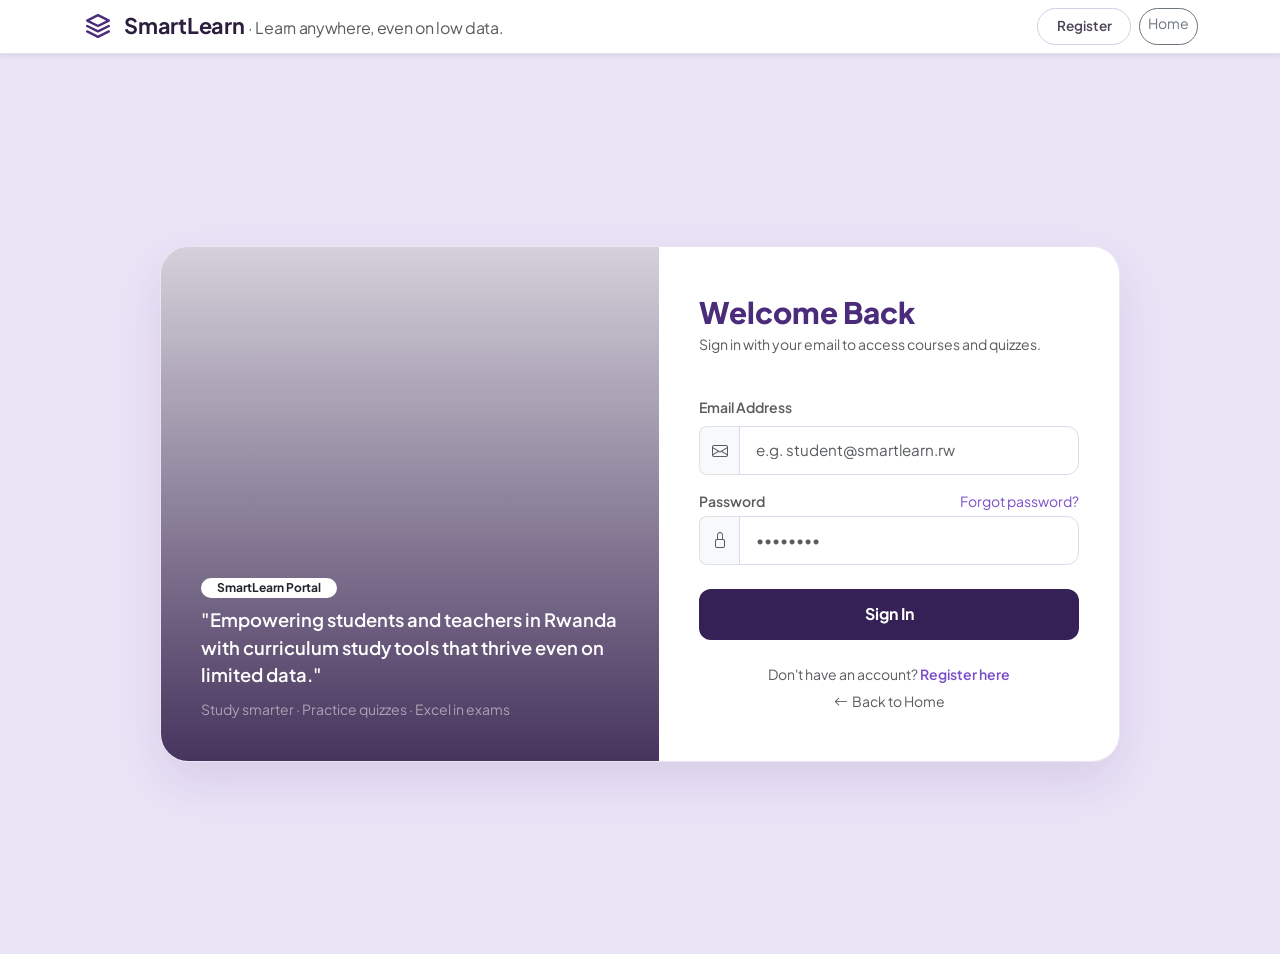
<file: frontend/pages/login.html>
<!DOCTYPE html>
<html lang="en">
<head>
  <meta charset="UTF-8">
  <meta name="viewport" content="width=device-width, initial-scale=1.0">
  <title>Login · SmartLearn</title>

  <!-- Google Fonts: Plus Jakarta Sans -->
  <link rel="preconnect" href="https://fonts.googleapis.com">
  <link rel="preconnect" href="https://fonts.gstatic.com" crossorigin>
  <link href="https://fonts.googleapis.com/css2?family=Plus+Jakarta+Sans:wght@400;500;600;700;800&display=swap" rel="stylesheet">

  <!-- Bootstrap 5.3 CSS -->
  <link href="https://cdn.jsdelivr.net/npm/bootstrap@5.3.3/dist/css/bootstrap.min.css" rel="stylesheet">
  <link rel="stylesheet" href="https://cdn.jsdelivr.net/npm/bootstrap-icons@1.11.3/font/bootstrap-icons.min.css">

  <!-- Custom Stylesheet -->
  <link rel="stylesheet" href="../css/style.css">
</head>
<body class="bg-frame">

  <!-- Shared Navbar -->
  <nav class="navbar navbar-expand-lg bg-white border-bottom shadow-sm py-2">
    <div class="container-xl">
      <a class="brand-logo-wrap" href="../index.html">
        <span class="brand-icon">
          <svg width="26" height="26" viewBox="0 0 24 24" fill="none" stroke="currentColor" stroke-width="2.2" stroke-linecap="round" stroke-linejoin="round">
            <polygon points="12 2 2 7 12 12 22 7 12 2"></polygon>
            <polyline points="2 17 12 22 22 17"></polyline>
            <polyline points="2 12 12 17 22 12"></polyline>
          </svg>
        </span>
        <span>SmartLearn <small class="text-muted fs-6 fw-normal d-none d-sm-inline">· Learn anywhere, even on low data.</small></span>
      </a>
      <div class="ms-auto d-flex gap-2">
        <a href="register.html" class="btn btn-outline-pill btn-sm">Register</a>
        <a href="../index.html" class="btn btn-sm btn-outline-secondary rounded-pill">Home</a>
      </div>
    </div>
  </nav>

  <!-- Split-Screen Auth Container -->
  <div class="auth-split-container">
    <div class="auth-split-card">
      
      <!-- Left Visual Side with Dedicated Education Photo -->
      <div class="auth-visual-side" style="background-image: url('https://images.unsplash.com/photo-1523240795612-9a054b0db644?auto=format&fit=crop&w=1000&q=80');">
        <div class="auth-visual-overlay"></div>
        <div class="auth-visual-content">
          <span class="badge bg-white text-dark rounded-pill px-3 py-1 mb-2 fw-bold">SmartLearn Portal</span>
          <div class="auth-visual-quote">
            "Empowering students and teachers in Rwanda with curriculum study tools that thrive even on limited data."
          </div>
          <small class="text-white-50">Study smarter · Practice quizzes · Excel in exams</small>
        </div>
      </div>

      <!-- Right Form Side -->
      <div class="auth-form-side">
        <div class="mb-4">
          <h2 class="auth-title">Welcome Back</h2>
          <p class="text-muted small">Sign in with your email to access courses and quizzes.</p>
        </div>

        <!-- Feedback Alert Container -->
        <div id="authAlert" class="d-none"></div>

        <!-- Login Form (POST /auth/login with email + password) -->
        <form id="loginForm" novalidate>
          
          <!-- Email Address -->
          <div class="mb-3">
            <label for="email" class="form-label fw-semibold small text-muted">Email Address</label>
            <div class="input-group">
              <span class="input-group-text bg-light border-end-0 rounded-start-3">
                <i class="bi bi-envelope text-muted"></i>
              </span>
              <input 
                type="email" 
                class="form-control form-control-custom rounded-start-0" 
                id="email" 
                placeholder="e.g. student@smartlearn.rw" 
                required
              >
            </div>
          </div>

          <!-- Password -->
          <div class="mb-3">
            <div class="d-flex justify-content-between align-items-center">
              <label for="password" class="form-label fw-semibold small text-muted mb-0">Password</label>
              <a href="#" class="small text-decoration-none" style="color: var(--secondary-purple);">Forgot password?</a>
            </div>
            <div class="input-group mt-1">
              <span class="input-group-text bg-light border-end-0 rounded-start-3">
                <i class="bi bi-lock text-muted"></i>
              </span>
              <input 
                type="password" 
                class="form-control form-control-custom rounded-start-0" 
                id="password" 
                placeholder="••••••••" 
                required
              >
            </div>
          </div>

          <!-- Submit Button -->
          <button type="submit" class="btn btn-auth-submit w-100 mt-2">
            Sign In
          </button>

          <div class="text-center mt-4">
            <p class="text-muted small mb-1">
              Don't have an account? 
              <a href="register.html" class="fw-semibold text-decoration-none" style="color: var(--secondary-purple);">
                Register here
              </a>
            </p>
            <a href="../index.html" class="text-decoration-none small text-muted">
              <i class="bi bi-arrow-left me-1"></i>Back to Home
            </a>
          </div>

        </form>

      </div>

    </div>
  </div>

  <!-- Scripts -->
  <script src="https://cdn.jsdelivr.net/npm/bootstrap@5.3.3/dist/js/bootstrap.bundle.min.js"></script>
  <script src="../js/api.js"></script>
  <script src="../js/main.js"></script>
  <script src="../js/auth.js"></script>
</body>
</html>
</file>
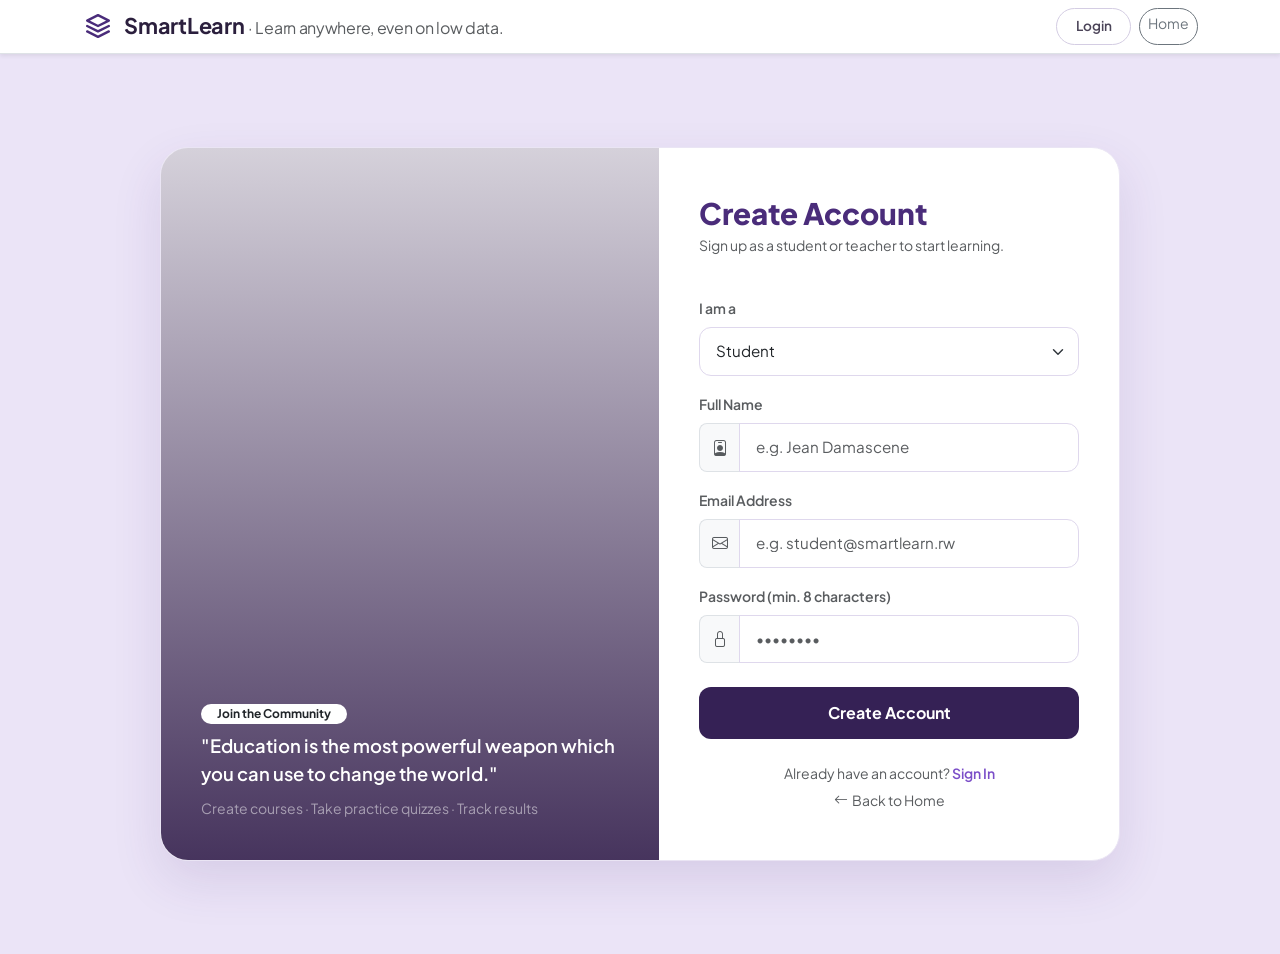
<file: frontend/pages/register.html>
<!DOCTYPE html>
<html lang="en">
<head>
  <meta charset="UTF-8">
  <meta name="viewport" content="width=device-width, initial-scale=1.0">
  <title>Register · SmartLearn</title>

  <!-- Google Fonts: Plus Jakarta Sans -->
  <link rel="preconnect" href="https://fonts.googleapis.com">
  <link rel="preconnect" href="https://fonts.gstatic.com" crossorigin>
  <link href="https://fonts.googleapis.com/css2?family=Plus+Jakarta+Sans:wght@400;500;600;700;800&display=swap" rel="stylesheet">

  <!-- Bootstrap 5.3 CSS -->
  <link href="https://cdn.jsdelivr.net/npm/bootstrap@5.3.3/dist/css/bootstrap.min.css" rel="stylesheet">
  <link rel="stylesheet" href="https://cdn.jsdelivr.net/npm/bootstrap-icons@1.11.3/font/bootstrap-icons.min.css">

  <!-- Custom Stylesheet -->
  <link rel="stylesheet" href="../css/style.css">
</head>
<body class="bg-frame">

  <!-- Shared Navbar -->
  <nav class="navbar navbar-expand-lg bg-white border-bottom shadow-sm py-2">
    <div class="container-xl">
      <a class="brand-logo-wrap" href="../index.html">
        <span class="brand-icon">
          <svg width="26" height="26" viewBox="0 0 24 24" fill="none" stroke="currentColor" stroke-width="2.2" stroke-linecap="round" stroke-linejoin="round">
            <polygon points="12 2 2 7 12 12 22 7 12 2"></polygon>
            <polyline points="2 17 12 22 22 17"></polyline>
            <polyline points="2 12 12 17 22 12"></polyline>
          </svg>
        </span>
        <span>SmartLearn <small class="text-muted fs-6 fw-normal d-none d-sm-inline">· Learn anywhere, even on low data.</small></span>
      </a>
      <div class="ms-auto d-flex gap-2">
        <a href="login.html" class="btn btn-outline-pill btn-sm">Login</a>
        <a href="../index.html" class="btn btn-sm btn-outline-secondary rounded-pill">Home</a>
      </div>
    </div>
  </nav>

  <!-- Split-Screen Auth Container -->
  <div class="auth-split-container">
    <div class="auth-split-card">
      
      <!-- Left Visual Side with Dedicated Education Photo -->
      <div class="auth-visual-side" style="background-image: url('https://images.unsplash.com/photo-1522202176988-66273c2fd55f?auto=format&fit=crop&w=1000&q=80');">
        <div class="auth-visual-overlay"></div>
        <div class="auth-visual-content">
          <span class="badge bg-white text-dark rounded-pill px-3 py-1 mb-2 fw-bold">Join the Community</span>
          <div class="auth-visual-quote">
            "Education is the most powerful weapon which you can use to change the world."
          </div>
          <small class="text-white-50">Create courses · Take practice quizzes · Track results</small>
        </div>
      </div>

      <!-- Right Form Side -->
      <div class="auth-form-side">
        <div class="mb-4">
          <h2 class="auth-title">Create Account</h2>
          <p class="text-muted small">Sign up as a student or teacher to start learning.</p>
        </div>

        <!-- Feedback Alert Container -->
        <div id="authAlert" class="d-none"></div>

        <!-- Register Form (POST /auth/register with full_name, email, password, role) -->
        <form id="registerForm" novalidate>

          <!-- Role Selection (student or teacher) -->
          <div class="mb-3">
            <label for="roleSelect" class="form-label fw-semibold small text-muted">I am a</label>
            <select class="form-select form-control-custom" id="roleSelect" required>
              <option value="student" selected>Student</option>
              <option value="teacher">Teacher</option>
            </select>
          </div>

          <!-- Full Name -->
          <div class="mb-3">
            <label for="fullName" class="form-label fw-semibold small text-muted">Full Name</label>
            <div class="input-group">
              <span class="input-group-text bg-light border-end-0 rounded-start-3">
                <i class="bi bi-person-badge text-muted"></i>
              </span>
              <input 
                type="text" 
                class="form-control form-control-custom rounded-start-0" 
                id="fullName" 
                placeholder="e.g. Jean Damascene" 
                required
              >
            </div>
          </div>

          <!-- Email -->
          <div class="mb-3">
            <label for="email" class="form-label fw-semibold small text-muted">Email Address</label>
            <div class="input-group">
              <span class="input-group-text bg-light border-end-0 rounded-start-3">
                <i class="bi bi-envelope text-muted"></i>
              </span>
              <input 
                type="email" 
                class="form-control form-control-custom rounded-start-0" 
                id="email" 
                placeholder="e.g. student@smartlearn.rw" 
                required
              >
            </div>
          </div>

          <!-- Password (min 8 chars) -->
          <div class="mb-3">
            <label for="password" class="form-label fw-semibold small text-muted">Password (min. 8 characters)</label>
            <div class="input-group">
              <span class="input-group-text bg-light border-end-0 rounded-start-3">
                <i class="bi bi-lock text-muted"></i>
              </span>
              <input 
                type="password" 
                class="form-control form-control-custom rounded-start-0" 
                id="password" 
                placeholder="••••••••" 
                minlength="8"
                required
              >
            </div>
          </div>

          <!-- Submit Button -->
          <button type="submit" class="btn btn-auth-submit w-100 mt-2">
            Create Account
          </button>

          <div class="text-center mt-4">
            <p class="text-muted small mb-1">
              Already have an account? 
              <a href="login.html" class="fw-semibold text-decoration-none" style="color: var(--secondary-purple);">
                Sign In
              </a>
            </p>
            <a href="../index.html" class="text-decoration-none small text-muted">
              <i class="bi bi-arrow-left me-1"></i>Back to Home
            </a>
          </div>

        </form>

      </div>

    </div>
  </div>

  <!-- Scripts -->
  <script src="https://cdn.jsdelivr.net/npm/bootstrap@5.3.3/dist/js/bootstrap.bundle.min.js"></script>
  <script src="../js/api.js"></script>
  <script src="../js/main.js"></script>
  <script src="../js/auth.js"></script>
</body>
</html>
</file>
<file: frontend/css/style.css>
/* ==========================================================================
   SmartLearn (BrightMinds) - Custom Stylesheet (English & Dynamic UI)
   ========================================================================== */

:root {
  --primary-purple: #4a2c7a;
  --primary-purple-hover: #371e5c;
  --secondary-purple: #7b4ec8;
  --dark-purple: #2d1847;
  --dark-button: #352155;
  --light-lilac: #e3d9f8;
  --light-lilac-hover: #d2c4f2;
  --bg-soft: #f4effd;
  --bg-frame: #ebe4f7;
  --text-main: #2b1f3d;
  --text-muted: #736b82;
  --card-bg: #ffffff;
  --border-subtle: #eae5f4;
  --font-family: 'Plus Jakarta Sans', -apple-system, BlinkMacSystemFont, 'Segoe UI', Roboto, Helvetica, Arial, sans-serif;
}

body {
  font-family: var(--font-family);
  color: var(--text-main);
  background-color: var(--bg-frame);
  min-height: 100vh;
  margin: 0;
  padding: 0;
  -webkit-font-smoothing: antialiased;
}

/* Outer layout wrapper mimicking the mockup's card frame */
.app-wrapper {
  padding: 1.5rem;
}

@media (max-width: 768px) {
  .app-wrapper {
    padding: 0.5rem;
  }
}

.main-canvas {
  background-color: var(--card-bg);
  border-radius: 28px;
  box-shadow: 0 10px 40px rgba(74, 44, 122, 0.08);
  overflow: hidden;
}

/* ==========================================================================
   Navigation
   ========================================================================== */
.navbar-custom {
  padding: 1.25rem 2rem;
  background: transparent;
}

.brand-logo-wrap {
  display: flex;
  align-items: center;
  gap: 0.65rem;
  text-decoration: none;
  color: var(--text-main);
  font-weight: 700;
  font-size: 1.35rem;
  letter-spacing: -0.3px;
}

.brand-icon {
  width: 32px;
  height: 32px;
  display: inline-flex;
  align-items: center;
  justify-content: center;
  color: var(--primary-purple);
}

.nav-link-custom {
  color: #554d63 !important;
  font-weight: 500;
  font-size: 0.95rem;
  padding: 0.5rem 1rem !important;
  transition: color 0.2s ease;
}

.nav-link-custom:hover,
.nav-link-custom.active {
  color: var(--primary-purple) !important;
}

.btn-contact {
  border: 1.5px solid #2d1847;
  color: #2d1847;
  font-weight: 600;
  font-size: 0.9rem;
  padding: 0.45rem 1.4rem;
  border-radius: 50px;
  transition: all 0.2s ease;
  background: transparent;
  text-decoration: none;
}

.btn-contact:hover {
  background: #2d1847;
  color: #ffffff;
}

/* ==========================================================================
   Hero Section
   ========================================================================== */
.hero-section {
  position: relative;
  padding: 2.5rem 2.5rem 3.5rem 2.5rem;
  background-color: #ffffff;
}

@media (max-width: 991px) {
  .hero-section {
    padding: 1.5rem 1.5rem 2.5rem 1.5rem;
  }
}

.hero-title {
  font-size: clamp(2.3rem, 4.5vw, 3.4rem);
  font-weight: 800;
  line-height: 1.15;
  color: var(--primary-purple);
  letter-spacing: -1px;
  margin-bottom: 1.25rem;
}

.hero-subtitle {
  font-size: 1rem;
  line-height: 1.6;
  color: var(--text-muted);
  max-width: 440px;
  margin-bottom: 2rem;
}

/* Action Buttons */
.cta-group {
  display: flex;
  align-items: center;
  gap: 1rem;
  flex-wrap: wrap;
  margin-bottom: 2rem;
}

.btn-get-started {
  background-color: var(--light-lilac);
  color: var(--primary-purple);
  font-weight: 700;
  font-size: 0.95rem;
  padding: 0.75rem 1.75rem;
  border-radius: 50px;
  border: none;
  transition: all 0.25s ease;
  text-decoration: none;
  display: inline-flex;
  align-items: center;
  gap: 0.5rem;
}

.btn-get-started:hover {
  background-color: var(--light-lilac-hover);
  color: var(--dark-purple);
  transform: translateY(-2px);
  box-shadow: 0 6px 16px rgba(123, 78, 200, 0.2);
}

.btn-learn-more {
  background-color: var(--dark-button);
  color: #ffffff;
  font-weight: 600;
  font-size: 0.95rem;
  padding: 0.75rem 1.75rem;
  border-radius: 50px;
  border: none;
  transition: all 0.25s ease;
  text-decoration: none;
}

.btn-learn-more:hover {
  background-color: #24143d;
  color: #ffffff;
  transform: translateY(-2px);
  box-shadow: 0 6px 16px rgba(45, 24, 71, 0.3);
}

/* Social Proof */
.social-proof {
  display: flex;
  align-items: center;
  gap: 1rem;
  margin-bottom: 1.75rem;
}

.proof-number {
  font-size: 1.25rem;
  font-weight: 800;
  color: var(--text-main);
  line-height: 1;
}

.proof-label {
  font-size: 0.78rem;
  color: var(--text-muted);
  line-height: 1.2;
}

.avatar-stack {
  display: flex;
  align-items: center;
}

.avatar-stack img {
  width: 32px;
  height: 32px;
  border-radius: 50%;
  border: 2px solid #ffffff;
  margin-left: -8px;
  object-fit: cover;
}

.avatar-stack img:first-child {
  margin-left: 0;
}

.secondary-links {
  display: flex;
  gap: 0.75rem;
  flex-wrap: wrap;
  margin-bottom: 2.5rem;
}

.btn-outline-pill {
  border: 1px solid #d4cde3;
  color: #4b4458;
  font-size: 0.85rem;
  font-weight: 600;
  padding: 0.45rem 1.15rem;
  border-radius: 50px;
  background: #ffffff;
  text-decoration: none;
  transition: all 0.2s ease;
  cursor: pointer;
}

.btn-outline-pill:hover,
.btn-outline-pill.active {
  border-color: var(--primary-purple);
  color: #ffffff;
  background: var(--primary-purple);
}

/* Stats Row with Animated Counter */
.stats-row {
  display: flex;
  align-items: center;
  gap: 2rem;
  border-top: 1px solid var(--border-subtle);
  padding-top: 1.5rem;
  margin-top: 1.5rem;
}

@media (max-width: 576px) {
  .stats-row {
    flex-direction: column;
    align-items: flex-start;
    gap: 1rem;
  }
  .stats-divider {
    display: none;
  }
}

.stat-item {
  display: flex;
  flex-direction: column;
}

.stat-number {
  font-size: 1.6rem;
  font-weight: 800;
  color: var(--text-main);
  line-height: 1.1;
  letter-spacing: -0.5px;
}

.stat-label {
  font-size: 0.82rem;
  color: var(--text-muted);
  font-weight: 500;
}

.stats-divider {
  width: 1px;
  height: 38px;
  background-color: #e0dbe9;
}

/* Hero Visual Right Column */
.hero-visual-container {
  position: relative;
  height: 100%;
  min-height: 440px;
  display: flex;
  align-items: center;
  justify-content: center;
}

.grid-background {
  position: absolute;
  inset: 0;
  background-size: 32px 32px;
  background-image: 
    linear-gradient(to right, rgba(123, 78, 200, 0.08) 1px, transparent 1px),
    linear-gradient(to bottom, rgba(123, 78, 200, 0.08) 1px, transparent 1px);
  z-index: 1;
  pointer-events: none;
}

.blob-shape {
  position: absolute;
  width: 360px;
  height: 360px;
  background: radial-gradient(circle at 60% 40%, #e0d2f8 0%, #d1bff5 100%);
  border-radius: 42% 58% 63% 37% / 45% 45% 55% 55%;
  z-index: 2;
  animation: blob-pulse 10s ease-in-out infinite alternate;
  filter: drop-shadow(0 15px 30px rgba(123, 78, 200, 0.15));
}

@keyframes blob-pulse {
  0% {
    border-radius: 42% 58% 63% 37% / 45% 45% 55% 55%;
    transform: scale(1) rotate(0deg);
  }
  100% {
    border-radius: 55% 45% 38% 62% / 58% 52% 48% 42%;
    transform: scale(1.04) rotate(4deg);
  }
}

.hero-student-img {
  position: relative;
  z-index: 3;
  max-width: 100%;
  max-height: 480px;
  object-fit: contain;
  filter: drop-shadow(0 12px 25px rgba(0, 0, 0, 0.1));
}

/* ==========================================================================
   Split-Screen Auth Pages (Different Photos for Login & Register)
   ========================================================================== */
.auth-split-container {
  min-height: 100vh;
  display: flex;
  align-items: center;
  justify-content: center;
  padding: 2rem 1rem;
}

.auth-split-card {
  width: 100%;
  max-width: 960px;
  background: #ffffff;
  border-radius: 28px;
  box-shadow: 0 20px 50px rgba(74, 44, 122, 0.12);
  border: 1px solid var(--border-subtle);
  overflow: hidden;
  display: flex;
  flex-direction: row;
}

@media (max-width: 900px) {
  .auth-split-card {
    flex-direction: column;
    max-width: 480px;
  }
  .auth-visual-side {
    min-height: 200px !important;
  }
}

.auth-visual-side {
  flex: 1.1;
  position: relative;
  background-size: cover;
  background-position: center;
  display: flex;
  flex-direction: column;
  justify-content: flex-end;
  padding: 2.5rem;
  color: #ffffff;
}

.auth-visual-overlay {
  position: absolute;
  inset: 0;
  background: linear-gradient(180deg, rgba(45, 24, 71, 0.2) 0%, rgba(45, 24, 71, 0.88) 100%);
  z-index: 1;
}

.auth-visual-content {
  position: relative;
  z-index: 2;
}

.auth-visual-quote {
  font-size: 1.15rem;
  font-weight: 600;
  line-height: 1.5;
  margin-bottom: 0.5rem;
}

.auth-form-side {
  flex: 1;
  padding: 3rem 2.5rem;
  display: flex;
  flex-direction: column;
  justify-content: center;
}

@media (max-width: 576px) {
  .auth-form-side {
    padding: 2rem 1.5rem;
  }
}

.auth-title {
  font-size: 1.85rem;
  font-weight: 800;
  color: var(--primary-purple);
  margin-bottom: 0.25rem;
}

.form-control-custom {
  border-radius: 12px;
  padding: 0.75rem 1rem;
  border: 1.5px solid #dfd8ed;
  font-size: 0.95rem;
  transition: all 0.2s ease;
}

.form-control-custom:focus {
  border-color: var(--primary-purple);
  box-shadow: 0 0 0 4px rgba(123, 78, 200, 0.15);
}

.btn-auth-submit {
  background-color: var(--dark-button);
  color: #ffffff;
  font-weight: 700;
  padding: 0.85rem;
  border-radius: 12px;
  border: none;
  font-size: 1rem;
  transition: all 0.25s ease;
}

.btn-auth-submit:hover {
  background-color: #23143c;
  color: #ffffff;
  transform: translateY(-1px);
}


/* ==========================================================================
   Courses Section & Cards
   ========================================================================== */
.section-courses {
  padding: 3.5rem 2.5rem;
  background: #faf8fe;
  border-top: 1px solid var(--border-subtle);
}

.section-tag {
  display: inline-block;
  background-color: var(--light-lilac);
  color: var(--primary-purple);
  font-weight: 700;
  font-size: 0.8rem;
  padding: 0.35rem 0.9rem;
  border-radius: 50px;
  text-transform: uppercase;
  letter-spacing: 0.5px;
  margin-bottom: 0.75rem;
}

.section-heading {
  font-size: 2.1rem;
  font-weight: 800;
  color: var(--primary-purple);
  margin-bottom: 0.5rem;
}

.card-course {
  border: 1px solid var(--border-subtle);
  border-radius: 20px;
  background: #ffffff;
  overflow: hidden;
  transition: all 0.3s ease;
  height: 100%;
  display: flex;
  flex-direction: column;
}

.card-course:hover {
  transform: translateY(-6px);
  box-shadow: 0 14px 35px rgba(74, 44, 122, 0.12);
  border-color: #d1c4ea;
}

.course-thumb-wrap {
  position: relative;
  height: 140px;
  overflow: hidden;
}

.course-thumb-wrap img {
  width: 100%;
  height: 100%;
  object-fit: cover;
  transition: transform 0.4s ease;
}

.card-course:hover .course-thumb-wrap img {
  transform: scale(1.05);
}

.course-level-badge {
  position: absolute;
  top: 12px;
  right: 12px;
  background: rgba(45, 24, 71, 0.85);
  color: #ffffff;
  font-size: 0.72rem;
  font-weight: 700;
  padding: 0.25rem 0.7rem;
  border-radius: 50px;
  backdrop-filter: blur(4px);
}

.course-body {
  padding: 1.4rem;
  display: flex;
  flex-direction: column;
  flex-grow: 1;
}

.course-title {
  font-size: 1.15rem;
  font-weight: 700;
  color: var(--text-main);
  margin-bottom: 0.4rem;
}

.course-teacher {
  font-size: 0.8rem;
  color: var(--secondary-purple);
  font-weight: 600;
  margin-bottom: 0.6rem;
}

.course-desc {
  font-size: 0.88rem;
  color: var(--text-muted);
  line-height: 1.5;
  flex-grow: 1;
  margin-bottom: 1.25rem;
}

/* ==========================================================================
   Quiz Interactive UI
   ========================================================================== */
.quiz-option-btn {
  border: 1.5px solid #dfd8ed;
  background: #ffffff;
  color: var(--text-main);
  font-size: 0.95rem;
  font-weight: 500;
  padding: 0.75rem 1rem;
  border-radius: 12px;
  text-align: left;
  transition: all 0.2s ease;
  width: 100%;
  cursor: pointer;
  display: flex;
  align-items: center;
  gap: 0.75rem;
}

.quiz-option-btn:hover {
  background: #f7f3fd;
  border-color: var(--secondary-purple);
}

.quiz-option-btn.selected {
  background: #ede6fa;
  border-color: var(--primary-purple);
  font-weight: 700;
}

.quiz-option-btn.quiz-correct {
  background: #e8f5e9 !important;
  border-color: #2e7d32 !important;
  color: #1b5e20 !important;
}

.quiz-option-btn.quiz-incorrect {
  background: #ffebee !important;
  border-color: #c62828 !important;
  color: #b71c1c !important;
}

/* ==========================================================================
   Footer
   ========================================================================== */
.footer-custom {
  padding: 2.25rem 2.5rem;
  background: #ffffff;
  border-top: 1px solid var(--border-subtle);
  font-size: 0.88rem;
  color: var(--text-muted);
}

@keyframes floatBadge { 0%, 100% { transform: translateY(0); } 50% { transform: translateY(-8px); } }
</file>
